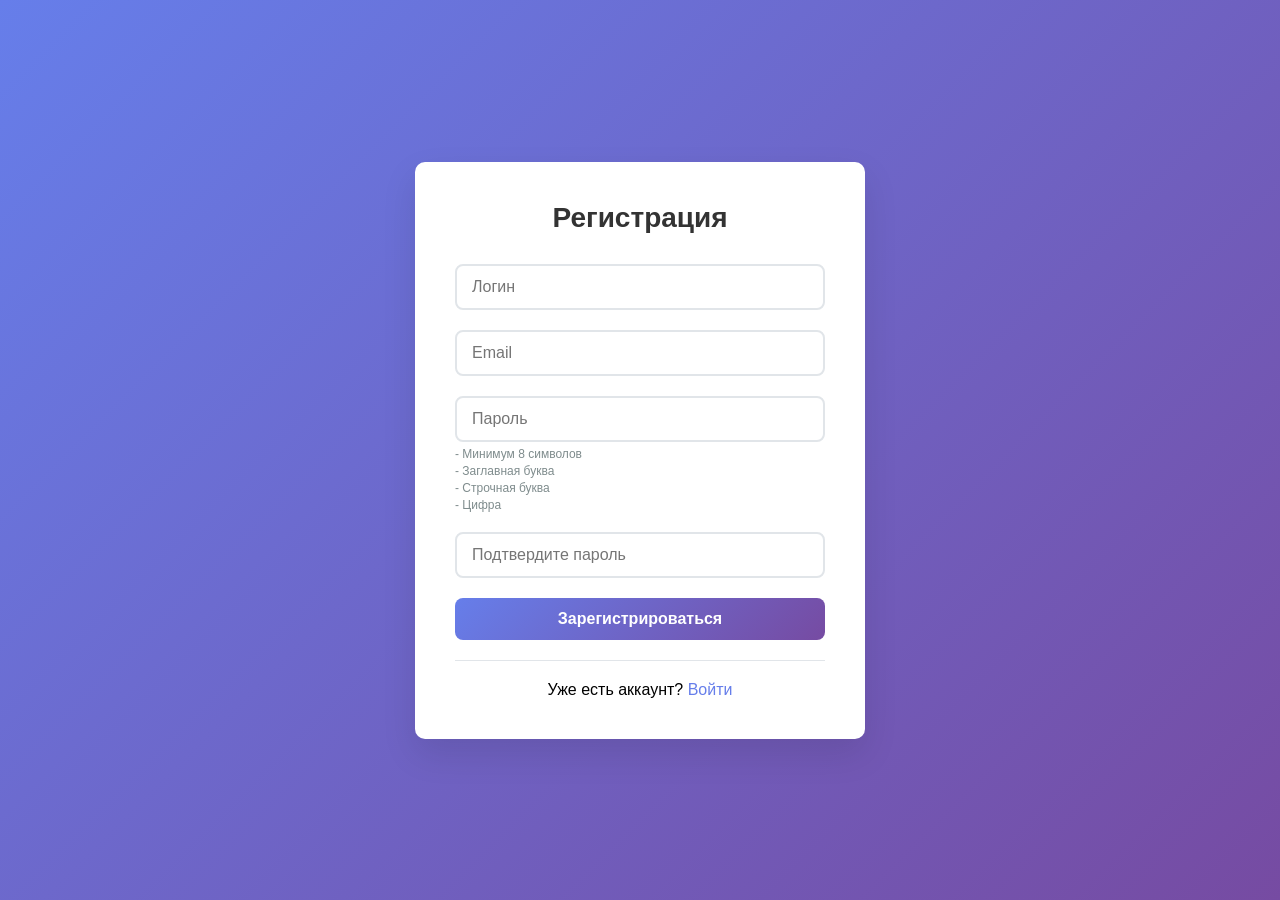
<file: 3/index.html>
<!DOCTYPE html>
<html lang="ru">
<head>
    <meta charset="UTF-8">
    <meta name="viewport" content="width=device-width, initial-scale=1.0">
    <title>Регистрация</title>
    <link rel="stylesheet" href="style.css">
</head>
<body>
    <div class="container">
        <h2>Регистрация</h2>
        
        <div id="success-message" class="success-message"></div>
        
        <form id="register-form" method="POST" action="/api/register/">
            <div class="form-group">
                <input type="text" name="username" id="username" placeholder="Логин" required>
                <div class="error-message" id="username-error"></div>
            </div>
            
            <div class="form-group">
                <input type="email" name="email" id="email" placeholder="Email" required>
                <div class="error-message" id="email-error"></div>
            </div>
            
            <div class="form-group">
                <input type="password" name="password" id="password" placeholder="Пароль" required>
                <div class="error-message" id="password-error"></div>
                <div class="password-requirements">
                    <div id="length-req" class="requirement">- Минимум 8 символов</div>
                    <div id="uppercase-req" class="requirement">- Заглавная буква</div>
                    <div id="lowercase-req" class="requirement">- Строчная буква</div>
                    <div id="number-req" class="requirement">- Цифра</div>
                </div>
            </div>
            
            <div class="form-group">
                <input type="password" name="confirm_password" id="confirm_password" placeholder="Подтвердите пароль" required>
                <div class="error-message" id="confirm-error"></div>
            </div>
            
            <button type="submit">Зарегистрироваться</button>
        </form>
        
        <hr>
        
        <div class="login-link">
            Уже есть аккаунт? <a href="/login/">Войти</a>
        </div>
    </div>

    <script src="script.js"></script>
</body>
</html>
</file>
<file: 3/style.css>
* {
    margin: 0;
    padding: 0;
    box-sizing: border-box;
}

body {
    font-family: 'Segoe UI', Tahoma, Geneva, Verdana, sans-serif;
    background: linear-gradient(135deg, #667eea 0%, #764ba2 100%);
    min-height: 100vh;
    display: flex;
    justify-content: center;
    align-items: center;
    padding: 20px;
}

.container {
    background: white;
    border-radius: 10px;
    box-shadow: 0 15px 35px rgba(0, 0, 0, 0.1);
    width: 100%;
    max-width: 450px;
    padding: 40px;
}

h2 {
    text-align: center;
    color: #333;
    margin-bottom: 30px;
    font-size: 28px;
}

.form-group {
    margin-bottom: 20px;
}

input {
    width: 100%;
    padding: 12px 15px;
    border: 2px solid #e1e5e9;
    border-radius: 8px;
    font-size: 16px;
    transition: all 0.3s ease;
    outline: none;
}

input:focus {
    border-color: #667eea;
    box-shadow: 0 0 0 3px rgba(102, 126, 234, 0.1);
}

button {
    width: 100%;
    padding: 12px;
    background: linear-gradient(135deg, #667eea 0%, #764ba2 100%);
    color: white;
    border: none;
    border-radius: 8px;
    font-size: 16px;
    font-weight: bold;
    cursor: pointer;
    transition: transform 0.2s ease;
}

button:hover {
    transform: translateY(-2px);
}

button:active {
    transform: translateY(0);
}

.error-message {
    color: #e74c3c;
    font-size: 12px;
    margin-top: 5px;
    display: none;
}

.success-message {
    background: #2ecc71;
    color: white;
    padding: 10px;
    border-radius: 5px;
    text-align: center;
    margin-bottom: 20px;
    display: none;
}

.password-requirements {
    font-size: 12px;
    color: #7f8c8d;
    margin-top: 5px;
}

.requirement {
    color: #7f8c8d;
    margin-top: 3px;
}

.requirement.valid {
    color: #2ecc71;
}

.requirement.invalid {
    color: #e74c3c;
}

hr {
    margin: 20px 0;
    border: none;
    border-top: 1px solid #e1e5e9;
}

.login-link {
    text-align: center;
    margin-top: 20px;
}

.login-link a {
    color: #667eea;
    text-decoration: none;
}

.login-link a:hover {
    text-decoration: underline;
}
</file>
